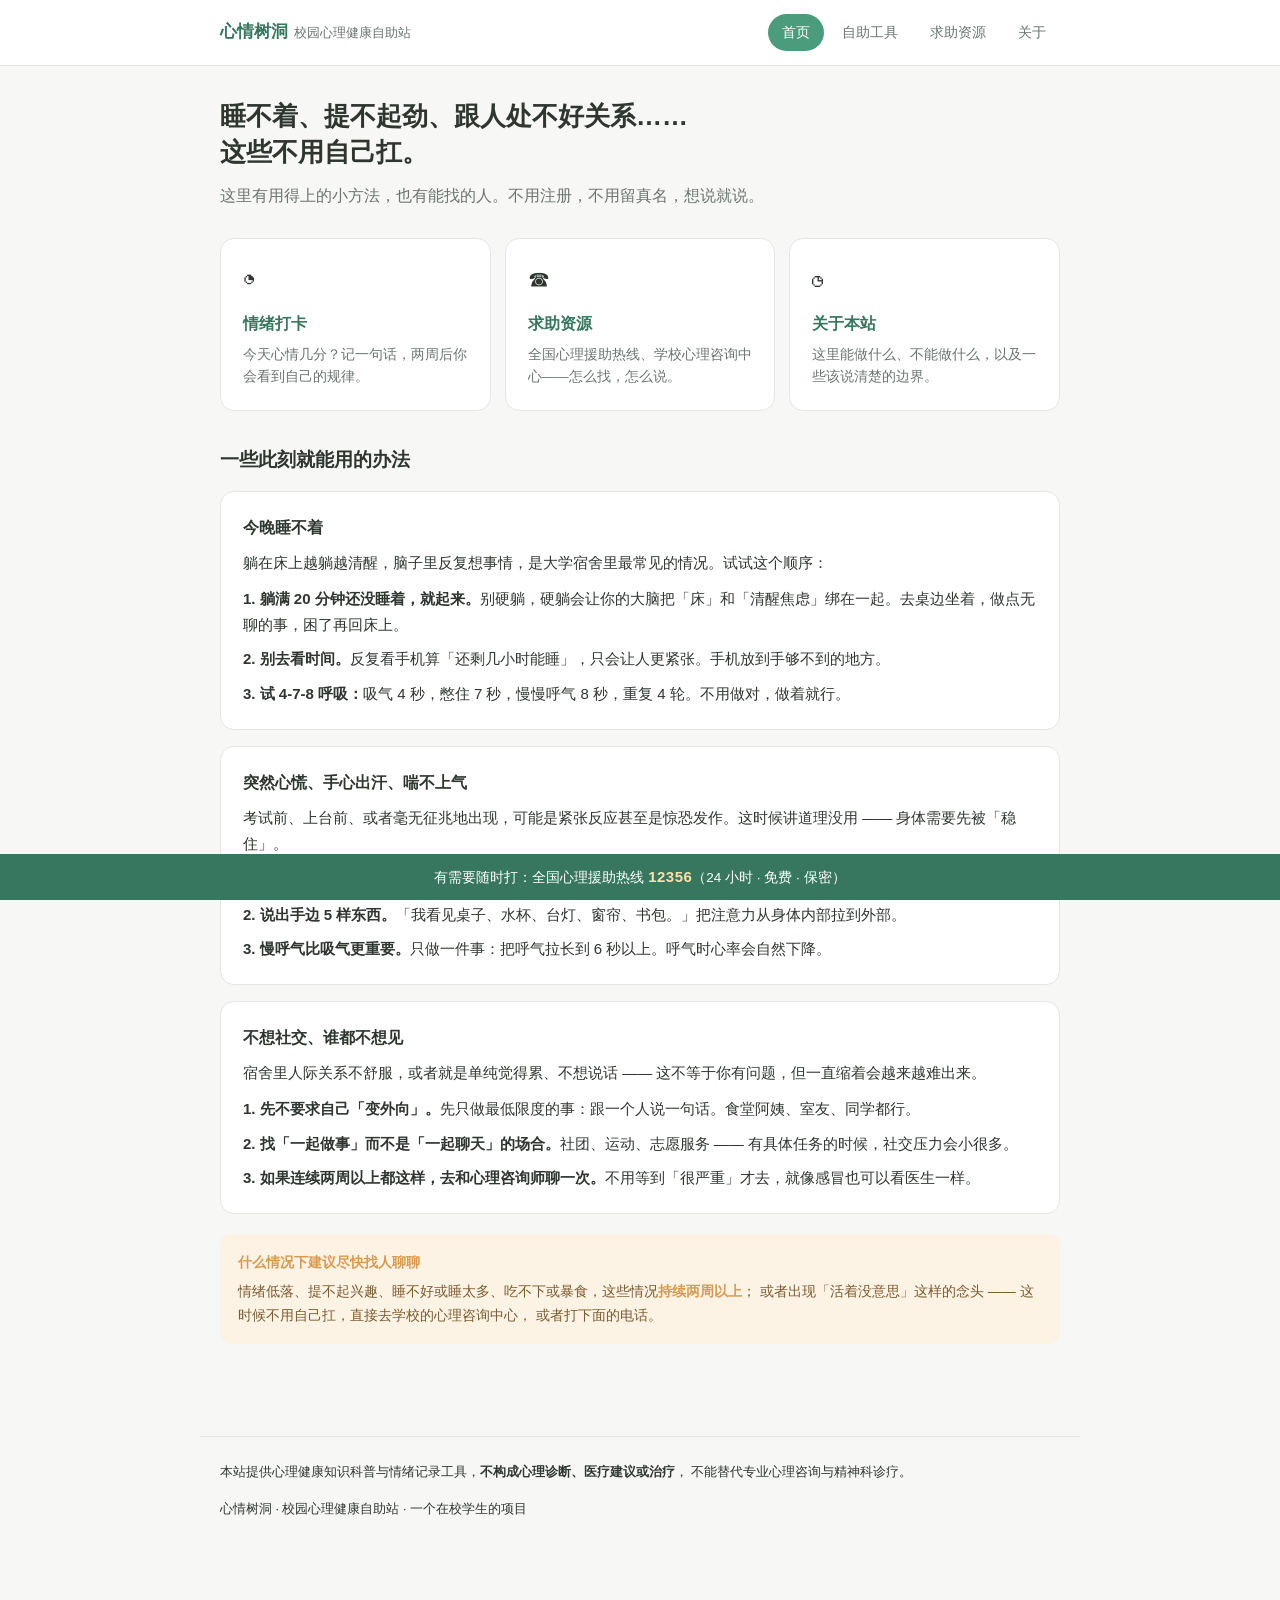
<file: index.html>
<!DOCTYPE html>
<html lang="zh-CN">
<head>
<meta charset="UTF-8">
<meta name="viewport" content="width=device-width, initial-scale=1.0">
<title>心情树洞 · 大学生心理健康自助站</title>
<meta name="description" content="睡不着、提不起劲、跟人处不好关系……这些不用自己扛。这里有用得上的小方法，也有能找的人。">
<link rel="stylesheet" href="css/style.css">
</head>
<body>

<header>
  <nav class="nav">
    <div class="logo">心情树洞<span>校园心理健康自助站</span></div>
    <div class="nav-links">
      <a href="index.html" class="active">首页</a>
      <a href="tool.html">自助工具</a>
      <a href="help.html">求助资源</a>
      <a href="about.html">关于</a>
    </div>
  </nav>
</header>

<main>

  <h1>睡不着、提不起劲、跟人处不好关系……<br>这些不用自己扛。</h1>
  <p class="lead">
    这里有用得上的小方法，也有能找的人。不用注册，不用留真名，想说就说。
  </p>

  <div class="entries">
    <a class="entry" href="tool.html">
      <div class="icon">◔</div>
      <div class="title">情绪打卡</div>
      <div class="desc">今天心情几分？记一句话，两周后你会看到自己的规律。</div>
    </a>
    <a class="entry" href="help.html">
      <div class="icon">☎</div>
      <div class="title">求助资源</div>
      <div class="desc">全国心理援助热线、学校心理咨询中心——怎么找，怎么说。</div>
    </a>
    <a class="entry" href="about.html">
      <div class="icon">◷</div>
      <div class="title">关于本站</div>
      <div class="desc">这里能做什么、不能做什么，以及一些该说清楚的边界。</div>
    </a>
  </div>

  <h2>一些此刻就能用的办法</h2>

  <div class="card">
    <h3>今晚睡不着</h3>
    <p style="margin-bottom:10px">
      躺在床上越躺越清醒，脑子里反复想事情，是大学宿舍里最常见的情况。试试这个顺序：
    </p>
    <p style="margin-bottom:8px"><strong>1. 躺满 20 分钟还没睡着，就起来。</strong>别硬躺，硬躺会让你的大脑把「床」和「清醒焦虑」绑在一起。去桌边坐着，做点无聊的事，困了再回床上。</p>
    <p style="margin-bottom:8px"><strong>2. 别去看时间。</strong>反复看手机算「还剩几小时能睡」，只会让人更紧张。手机放到手够不到的地方。</p>
    <p style="margin-bottom:0"><strong>3. 试 4-7-8 呼吸：</strong>吸气 4 秒，憋住 7 秒，慢慢呼气 8 秒，重复 4 轮。不用做对，做着就行。</p>
  </div>

  <div class="card">
    <h3>突然心慌、手心出汗、喘不上气</h3>
    <p style="margin-bottom:10px">
      考试前、上台前、或者毫无征兆地出现，可能是紧张反应甚至是惊恐发作。这时候讲道理没用 —— 身体需要先被「稳住」。
    </p>
    <p style="margin-bottom:8px"><strong>1. 脚踩地。</strong>把注意力放在脚底和地面的接触上，用力踩几下。让身体知道「我现在是站着的、是安全的」。</p>
    <p style="margin-bottom:8px"><strong>2. 说出手边 5 样东西。</strong>「我看见桌子、水杯、台灯、窗帘、书包。」把注意力从身体内部拉到外部。</p>
    <p style="margin-bottom:0"><strong>3. 慢呼气比吸气更重要。</strong>只做一件事：把呼气拉长到 6 秒以上。呼气时心率会自然下降。</p>
  </div>

  <div class="card">
    <h3>不想社交、谁都不想见</h3>
    <p style="margin-bottom:10px">
      宿舍里人际关系不舒服，或者就是单纯觉得累、不想说话 —— 这不等于你有问题，但一直缩着会越来越难出来。
    </p>
    <p style="margin-bottom:8px"><strong>1. 先不要求自己「变外向」。</strong>先只做最低限度的事：跟一个人说一句话。食堂阿姨、室友、同学都行。</p>
    <p style="margin-bottom:8px"><strong>2. 找「一起做事」而不是「一起聊天」的场合。</strong>社团、运动、志愿服务 —— 有具体任务的时候，社交压力会小很多。</p>
    <p style="margin-bottom:0"><strong>3. 如果连续两周以上都这样，去和心理咨询师聊一次。</strong>不用等到「很严重」才去，就像感冒也可以看医生一样。</p>
  </div>

  <div class="notice">
    <strong>什么情况下建议尽快找人聊聊</strong>
    情绪低落、提不起兴趣、睡不好或睡太多、吃不下或暴食，这些情况<strong style="display:inline">持续两周以上</strong>；
    或者出现「活着没意思」这样的念头 —— 这时候不用自己扛，直接去学校的心理咨询中心，
    或者打下面的电话。
  </div>

</main>

<footer>
  <p>
    本站提供心理健康知识科普与情绪记录工具，<strong>不构成心理诊断、医疗建议或治疗</strong>，
    不能替代专业心理咨询与精神科诊疗。
  </p>
  <p style="margin-top:6px">心情树洞 · 校园心理健康自助站 · 一个在校学生的项目</p>
</footer>

<div class="crisis-bar">
  有需要随时打：全国心理援助热线 <strong>12356</strong>（24 小时 · 免费 · 保密）
</div>

</body>
</html>
</file>
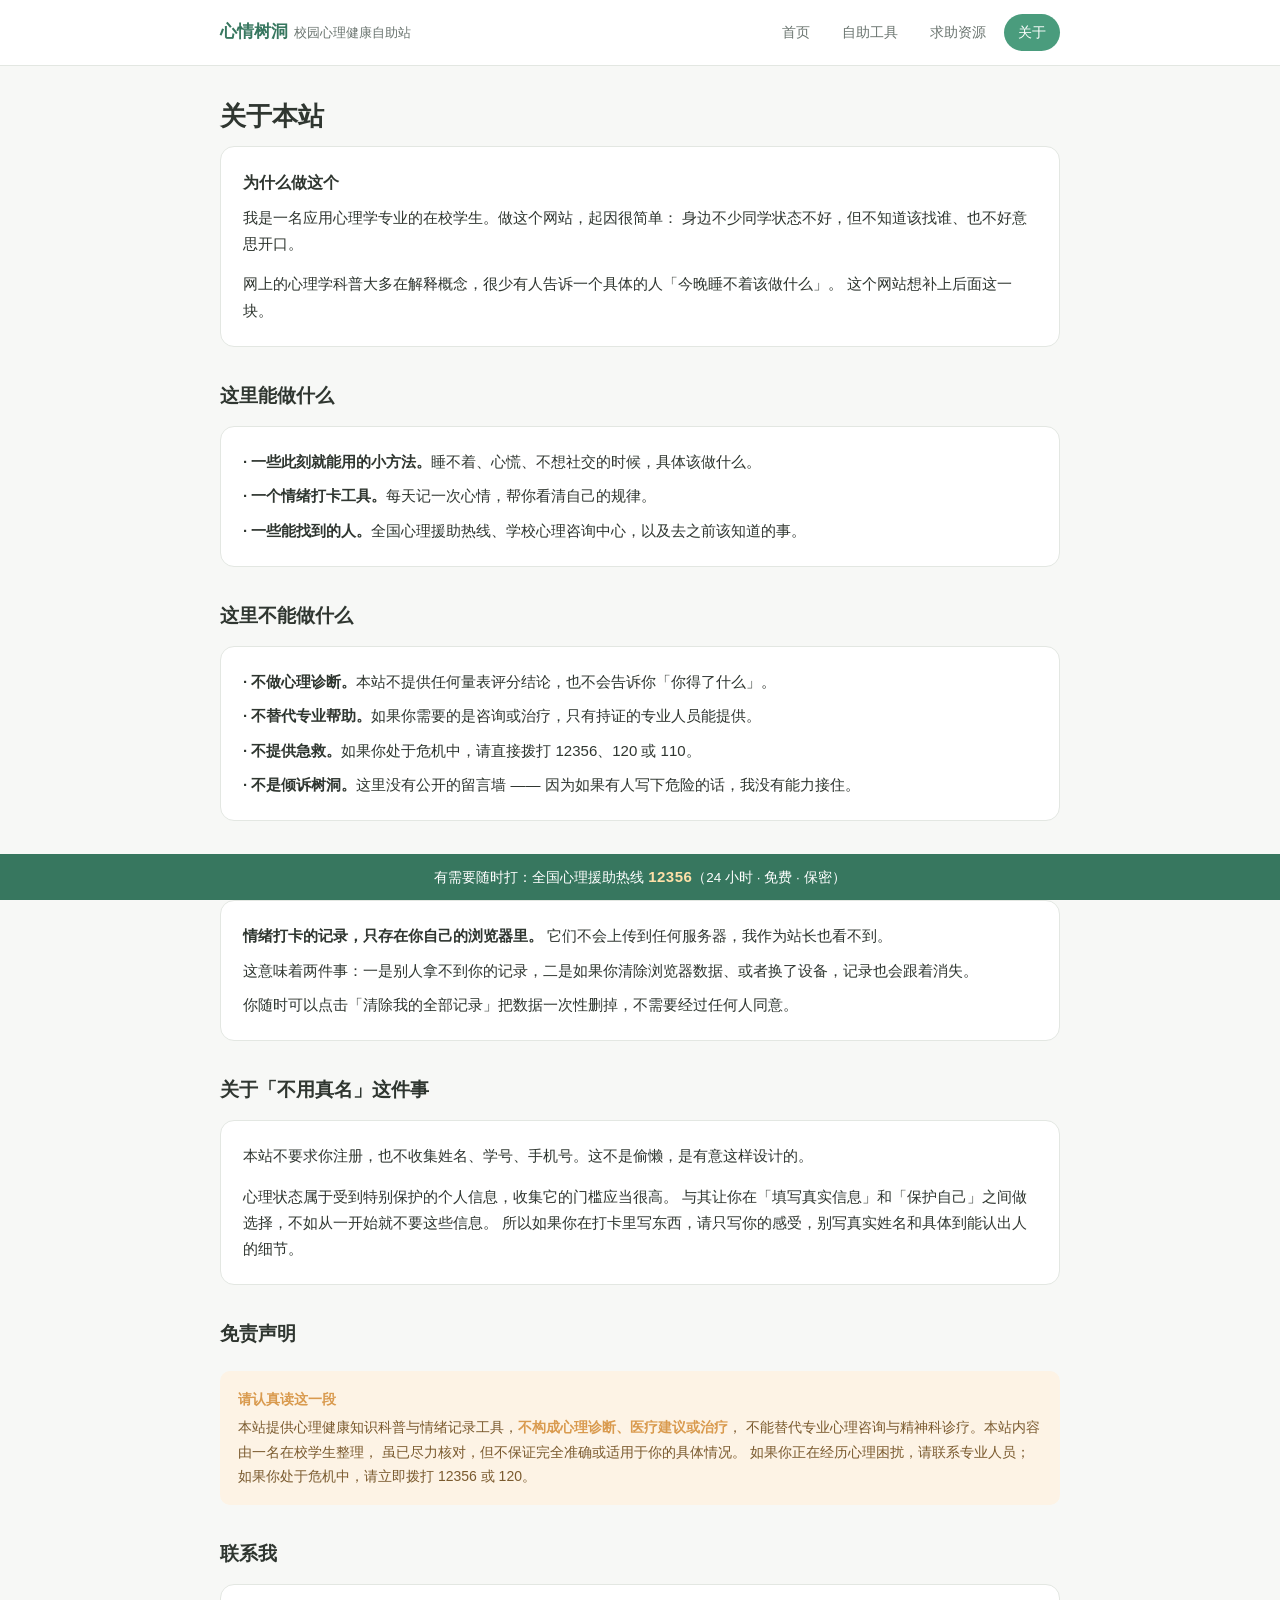
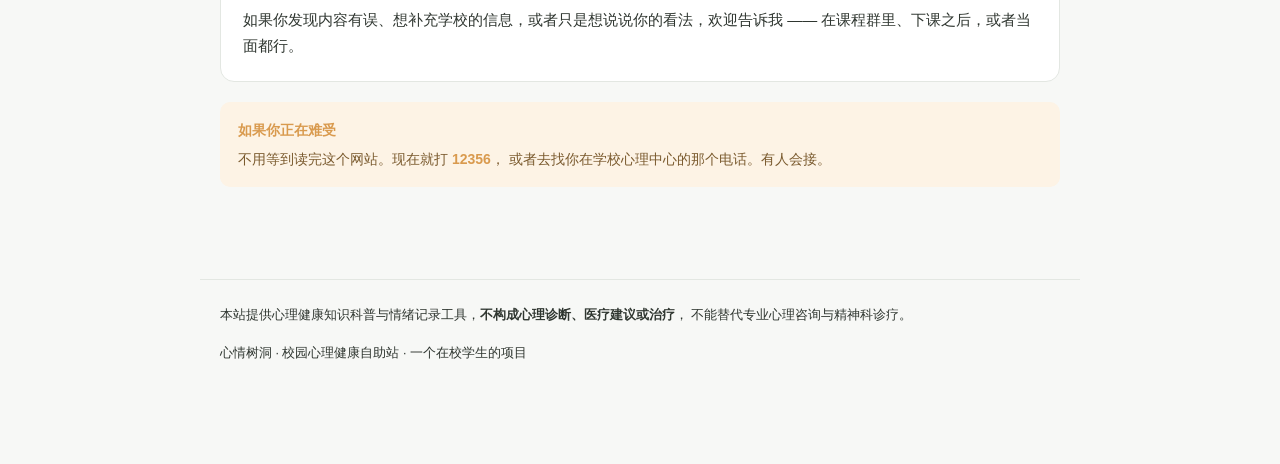
<file: about.html>
<!DOCTYPE html>
<html lang="zh-CN">
<head>
<meta charset="UTF-8">
<meta name="viewport" content="width=device-width, initial-scale=1.0">
<title>关于本站 · 心情树洞</title>
<link rel="stylesheet" href="css/style.css">
</head>
<body>

<header>
  <nav class="nav">
    <div class="logo">心情树洞<span>校园心理健康自助站</span></div>
    <div class="nav-links">
      <a href="index.html">首页</a>
      <a href="tool.html">自助工具</a>
      <a href="help.html">求助资源</a>
      <a href="about.html" class="active">关于</a>
    </div>
  </nav>
</header>

<main>

  <h1>关于本站</h1>

  <div class="card">
    <h3>为什么做这个</h3>
    <p>
      我是一名应用心理学专业的在校学生。做这个网站，起因很简单：
      身边不少同学状态不好，但不知道该找谁、也不好意思开口。
    </p>
    <p style="margin-bottom:0">
      网上的心理学科普大多在解释概念，很少有人告诉一个具体的人「今晚睡不着该做什么」。
      这个网站想补上后面这一块。
    </p>
  </div>

  <h2>这里能做什么</h2>

  <div class="card">
    <p style="margin-bottom:8px"><strong>· 一些此刻就能用的小方法。</strong>睡不着、心慌、不想社交的时候，具体该做什么。</p>
    <p style="margin-bottom:8px"><strong>· 一个情绪打卡工具。</strong>每天记一次心情，帮你看清自己的规律。</p>
    <p style="margin-bottom:0"><strong>· 一些能找到的人。</strong>全国心理援助热线、学校心理咨询中心，以及去之前该知道的事。</p>
  </div>

  <h2>这里不能做什么</h2>

  <div class="card">
    <p style="margin-bottom:8px"><strong>· 不做心理诊断。</strong>本站不提供任何量表评分结论，也不会告诉你「你得了什么」。</p>
    <p style="margin-bottom:8px"><strong>· 不替代专业帮助。</strong>如果你需要的是咨询或治疗，只有持证的专业人员能提供。</p>
    <p style="margin-bottom:8px"><strong>· 不提供急救。</strong>如果你处于危机中，请直接拨打 12356、120 或 110。</p>
    <p style="margin-bottom:0"><strong>· 不是倾诉树洞。</strong>这里没有公开的留言墙 —— 因为如果有人写下危险的话，我没有能力接住。</p>
  </div>

  <h2>你的数据在哪里</h2>

  <div class="card">
    <p style="margin-bottom:8px">
      <strong>情绪打卡的记录，只存在你自己的浏览器里。</strong>
      它们不会上传到任何服务器，我作为站长也看不到。
    </p>
    <p style="margin-bottom:8px">
      这意味着两件事：一是别人拿不到你的记录，二是如果你清除浏览器数据、或者换了设备，记录也会跟着消失。
    </p>
    <p style="margin-bottom:0">
      你随时可以点击「清除我的全部记录」把数据一次性删掉，不需要经过任何人同意。
    </p>
  </div>

  <h2>关于「不用真名」这件事</h2>

  <div class="card">
    <p>
      本站不要求你注册，也不收集姓名、学号、手机号。这不是偷懒，是有意这样设计的。
    </p>
    <p style="margin-bottom:0">
      心理状态属于受到特别保护的个人信息，收集它的门槛应当很高。
      与其让你在「填写真实信息」和「保护自己」之间做选择，不如从一开始就不要这些信息。
      所以如果你在打卡里写东西，请只写你的感受，别写真实姓名和具体到能认出人的细节。
    </p>
  </div>

  <h2>免责声明</h2>

  <div class="notice">
    <strong>请认真读这一段</strong>
    本站提供心理健康知识科普与情绪记录工具，<strong style="display:inline">不构成心理诊断、医疗建议或治疗</strong>，
    不能替代专业心理咨询与精神科诊疗。本站内容由一名在校学生整理，
    虽已尽力核对，但不保证完全准确或适用于你的具体情况。
    如果你正在经历心理困扰，请联系专业人员；如果你处于危机中，请立即拨打 12356 或 120。
  </div>

  <h2>联系我</h2>

  <div class="card">
    <p style="margin-bottom:0">
      如果你发现内容有误、想补充学校的信息，或者只是想说说你的看法，欢迎告诉我 ——
      在课程群里、下课之后，或者当面都行。
    </p>
  </div>

  <div class="notice">
    <strong>如果你正在难受</strong>
    不用等到读完这个网站。现在就打 <strong style="display:inline">12356</strong>，
    或者去找你在学校心理中心的那个电话。有人会接。
  </div>

</main>

<footer>
  <p>
    本站提供心理健康知识科普与情绪记录工具，<strong>不构成心理诊断、医疗建议或治疗</strong>，
    不能替代专业心理咨询与精神科诊疗。
  </p>
  <p style="margin-top:6px">心情树洞 · 校园心理健康自助站 · 一个在校学生的项目</p>
</footer>

<div class="crisis-bar">
  有需要随时打：全国心理援助热线 <strong>12356</strong>（24 小时 · 免费 · 保密）
</div>

</body>
</html>
</file>
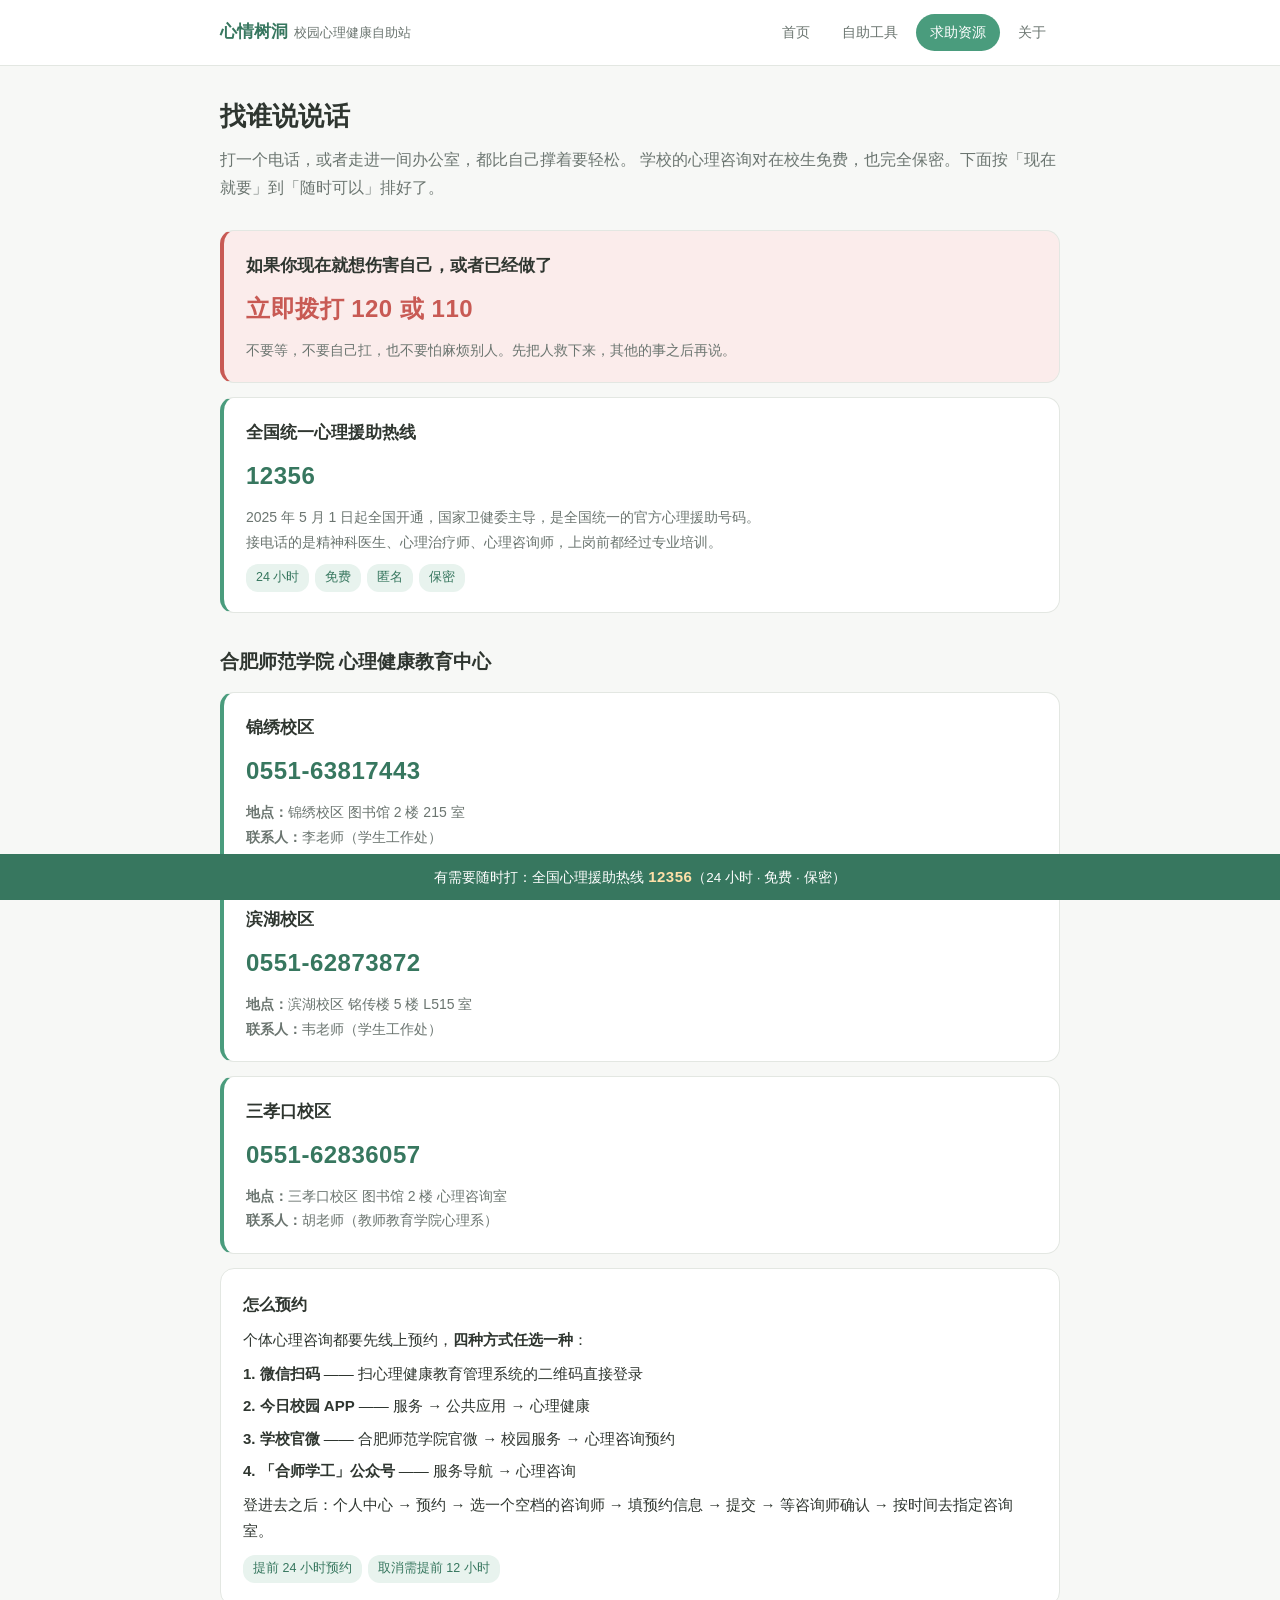
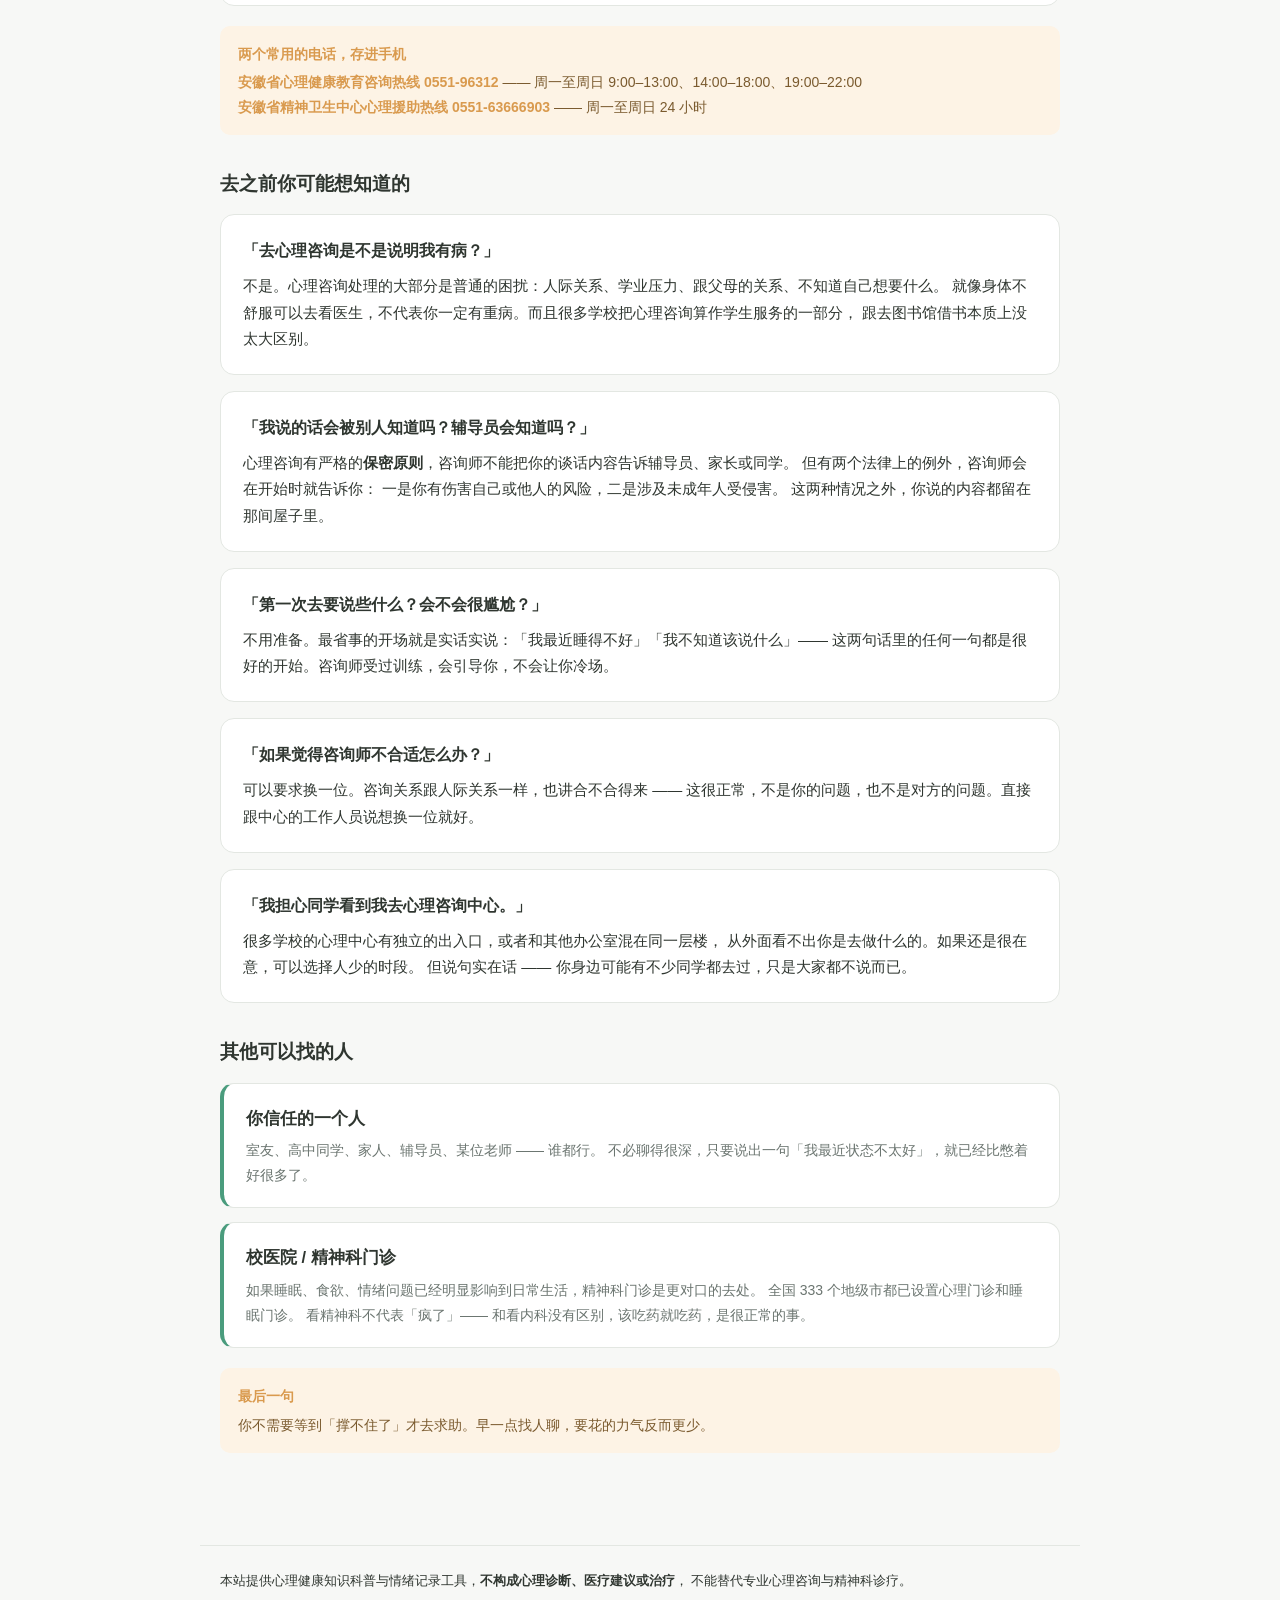
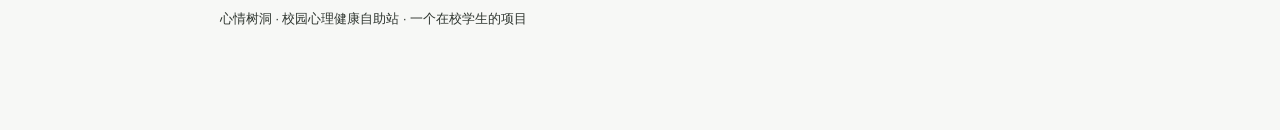
<file: help.html>
<!DOCTYPE html>
<html lang="zh-CN">
<head>
<meta charset="UTF-8">
<meta name="viewport" content="width=device-width, initial-scale=1.0">
<title>求助资源 · 心情树洞</title>
<link rel="stylesheet" href="css/style.css">
</head>
<body>

<header>
  <nav class="nav">
    <div class="logo">心情树洞<span>校园心理健康自助站</span></div>
    <div class="nav-links">
      <a href="index.html">首页</a>
      <a href="tool.html">自助工具</a>
      <a href="help.html" class="active">求助资源</a>
      <a href="about.html">关于</a>
    </div>
  </nav>
</header>

<main>

  <h1>找谁说说话</h1>
  <p class="lead">
    打一个电话，或者走进一间办公室，都比自己撑着要轻松。
    学校的心理咨询对在校生免费，也完全保密。下面按「现在就要」到「随时可以」排好了。
  </p>

  <!-- ========== 紧急情况 ========== -->
  <div class="resource urgent">
    <h3>如果你现在就想伤害自己，或者已经做了</h3>
    <span class="phone">立即拨打 120 或 110</span>
    <div class="meta">
      不要等，不要自己扛，也不要怕麻烦别人。先把人救下来，其他的事之后再说。
    </div>
  </div>

  <!-- ========== 全国热线 ========== -->
  <div class="resource">
    <h3>全国统一心理援助热线</h3>
    <span class="phone">12356</span>
    <div class="meta">
      2025 年 5 月 1 日起全国开通，国家卫健委主导，是全国统一的官方心理援助号码。<br>
      接电话的是精神科医生、心理治疗师、心理咨询师，上岗前都经过专业培训。
    </div>
    <div class="tags">
      <span class="tag">24 小时</span>
      <span class="tag">免费</span>
      <span class="tag">匿名</span>
      <span class="tag">保密</span>
    </div>
  </div>

  <!-- ========== 合肥师范学院 心理健康教育中心 ========== -->
  <h2>合肥师范学院 心理健康教育中心</h2>

  <div class="resource">
    <h3>锦绣校区</h3>
    <span class="phone">0551-63817443</span>
    <div class="meta">
      <strong>地点：</strong>锦绣校区 图书馆 2 楼 215 室<br>
      <strong>联系人：</strong>李老师（学生工作处）
    </div>
  </div>

  <div class="resource">
    <h3>滨湖校区</h3>
    <span class="phone">0551-62873872</span>
    <div class="meta">
      <strong>地点：</strong>滨湖校区 铭传楼 5 楼 L515 室<br>
      <strong>联系人：</strong>韦老师（学生工作处）
    </div>
  </div>

  <div class="resource">
    <h3>三孝口校区</h3>
    <span class="phone">0551-62836057</span>
    <div class="meta">
      <strong>地点：</strong>三孝口校区 图书馆 2 楼 心理咨询室<br>
      <strong>联系人：</strong>胡老师（教师教育学院心理系）
    </div>
  </div>

  <div class="card">
    <h3>怎么预约</h3>
    <p style="margin-bottom:8px">
      个体心理咨询都要先线上预约，<strong>四种方式任选一种</strong>：
    </p>
    <p style="margin-bottom:6px"><strong>1. 微信扫码</strong> —— 扫心理健康教育管理系统的二维码直接登录</p>
    <p style="margin-bottom:6px"><strong>2. 今日校园 APP</strong> —— 服务 → 公共应用 → 心理健康</p>
    <p style="margin-bottom:6px"><strong>3. 学校官微</strong> —— 合肥师范学院官微 → 校园服务 → 心理咨询预约</p>
    <p style="margin-bottom:8px"><strong>4. 「合师学工」公众号</strong> —— 服务导航 → 心理咨询</p>
    <p style="margin-bottom:0">
      登进去之后：个人中心 → 预约 → 选一个空档的咨询师 → 填预约信息 → 提交 →
      等咨询师确认 → 按时间去指定咨询室。
    </p>
    <div class="tags">
      <span class="tag">提前 24 小时预约</span>
      <span class="tag">取消需提前 12 小时</span>
    </div>
  </div>

  <div class="notice">
    <strong>两个常用的电话，存进手机</strong>
    <strong style="display:inline">安徽省心理健康教育咨询热线 0551-96312</strong> ——
    周一至周日 9:00–13:00、14:00–18:00、19:00–22:00<br>
    <strong style="display:inline">安徽省精神卫生中心心理援助热线 0551-63666903</strong> ——
    周一至周日 24 小时
  </div>

  <h2>去之前你可能想知道的</h2>

  <div class="card">
    <h3>「去心理咨询是不是说明我有病？」</h3>
    <p style="margin-bottom:0">
      不是。心理咨询处理的大部分是普通的困扰：人际关系、学业压力、跟父母的关系、不知道自己想要什么。
      就像身体不舒服可以去看医生，不代表你一定有重病。而且很多学校把心理咨询算作学生服务的一部分，
      跟去图书馆借书本质上没太大区别。
    </p>
  </div>

  <div class="card">
    <h3>「我说的话会被别人知道吗？辅导员会知道吗？」</h3>
    <p style="margin-bottom:0">
      心理咨询有严格的<strong>保密原则</strong>，咨询师不能把你的谈话内容告诉辅导员、家长或同学。
      但有两个法律上的例外，咨询师会在开始时就告诉你：
      一是你有伤害自己或他人的风险，二是涉及未成年人受侵害。
      这两种情况之外，你说的内容都留在那间屋子里。
    </p>
  </div>

  <div class="card">
    <h3>「第一次去要说些什么？会不会很尴尬？」</h3>
    <p style="margin-bottom:0">
      不用准备。最省事的开场就是实话实说：「我最近睡得不好」「我不知道该说什么」——
      这两句话里的任何一句都是很好的开始。咨询师受过训练，会引导你，不会让你冷场。
    </p>
  </div>

  <div class="card">
    <h3>「如果觉得咨询师不合适怎么办？」</h3>
    <p style="margin-bottom:0">
      可以要求换一位。咨询关系跟人际关系一样，也讲合不合得来 ——
      这很正常，不是你的问题，也不是对方的问题。直接跟中心的工作人员说想换一位就好。
    </p>
  </div>

  <div class="card">
    <h3>「我担心同学看到我去心理咨询中心。」</h3>
    <p style="margin-bottom:0">
      很多学校的心理中心有独立的出入口，或者和其他办公室混在同一层楼，
      从外面看不出你是去做什么的。如果还是很在意，可以选择人少的时段。
      但说句实在话 —— 你身边可能有不少同学都去过，只是大家都不说而已。
    </p>
  </div>

  <h2>其他可以找的人</h2>

  <div class="resource">
    <h3>你信任的一个人</h3>
    <div class="meta">
      室友、高中同学、家人、辅导员、某位老师 —— 谁都行。
      不必聊得很深，只要说出一句「我最近状态不太好」，就已经比憋着好很多了。
    </div>
  </div>

  <div class="resource">
    <h3>校医院 / 精神科门诊</h3>
    <div class="meta">
      如果睡眠、食欲、情绪问题已经明显影响到日常生活，精神科门诊是更对口的去处。
      全国 333 个地级市都已设置心理门诊和睡眠门诊。
      看精神科不代表「疯了」—— 和看内科没有区别，该吃药就吃药，是很正常的事。
    </div>
  </div>

  <div class="notice">
    <strong>最后一句</strong>
    你不需要等到「撑不住了」才去求助。早一点找人聊，要花的力气反而更少。
  </div>

</main>

<footer>
  <p>
    本站提供心理健康知识科普与情绪记录工具，<strong>不构成心理诊断、医疗建议或治疗</strong>，
    不能替代专业心理咨询与精神科诊疗。
  </p>
  <p style="margin-top:6px">心情树洞 · 校园心理健康自助站 · 一个在校学生的项目</p>
</footer>

<div class="crisis-bar">
  有需要随时打：全国心理援助热线 <strong>12356</strong>（24 小时 · 免费 · 保密）
</div>

</body>
</html>
</file>
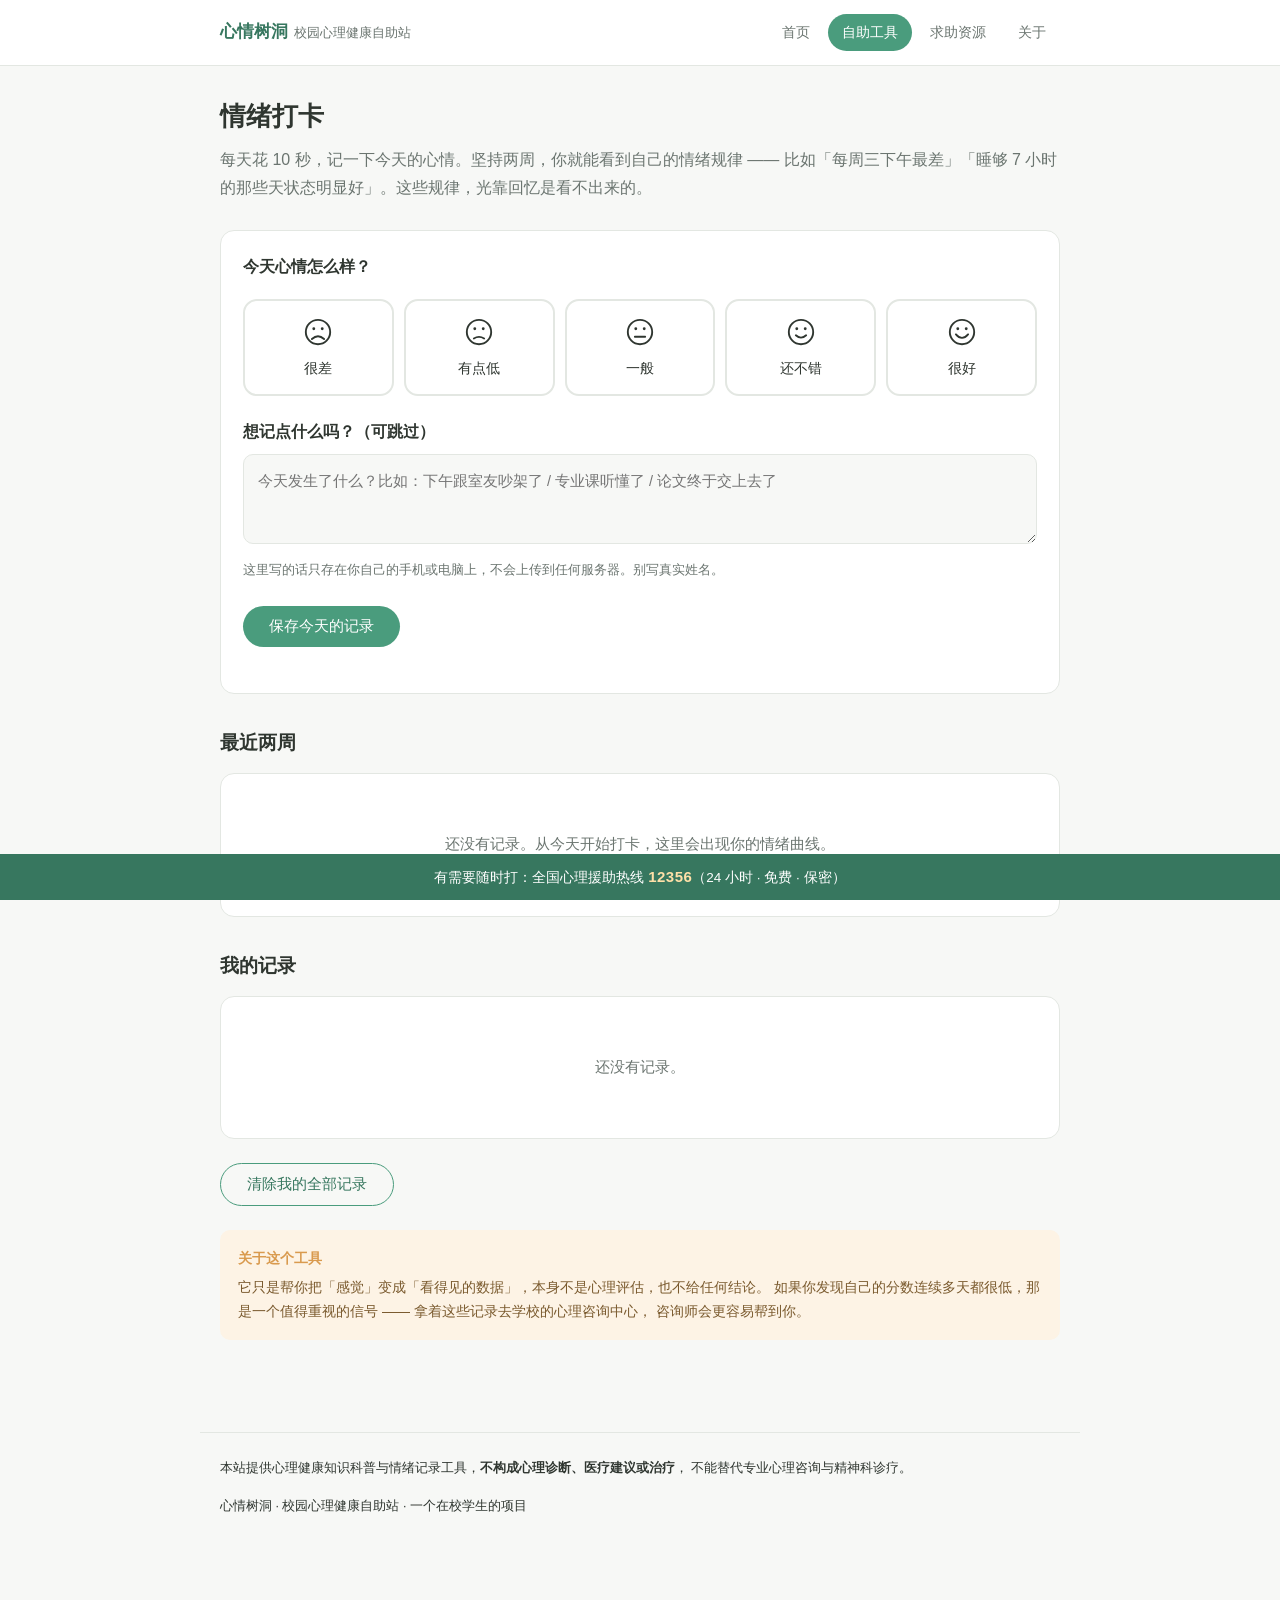
<file: tool.html>
<!DOCTYPE html>
<html lang="zh-CN">
<head>
<meta charset="UTF-8">
<meta name="viewport" content="width=device-width, initial-scale=1.0">
<title>情绪打卡 · 心情树洞</title>
<link rel="stylesheet" href="css/style.css">
</head>
<body>

<header>
  <nav class="nav">
    <div class="logo">心情树洞<span>校园心理健康自助站</span></div>
    <div class="nav-links">
      <a href="index.html">首页</a>
      <a href="tool.html" class="active">自助工具</a>
      <a href="help.html">求助资源</a>
      <a href="about.html">关于</a>
    </div>
  </nav>
</header>

<main>

  <h1>情绪打卡</h1>
  <p class="lead">
    每天花 10 秒，记一下今天的心情。坚持两周，你就能看到自己的情绪规律 ——
    比如「每周三下午最差」「睡够 7 小时的那些天状态明显好」。这些规律，光靠回忆是看不出来的。
  </p>

  <!-- ========== 打卡区 ========== -->
  <div class="card">
    <h3>今天心情怎么样？</h3>
    <div class="mood-picker" id="moodPicker">
      <button class="mood-option" data-score="1">
        <span class="face">◞</span>很差
      </button>
      <button class="mood-option" data-score="2">
        <span class="face">◟</span>有点低
      </button>
      <button class="mood-option" data-score="3">
        <span class="face">◡</span>一般
      </button>
      <button class="mood-option" data-score="4">
        <span class="face">◠</span>还不错
      </button>
      <button class="mood-option" data-score="5">
        <span class="face">◕</span>很好
      </button>
    </div>

    <h3>想记点什么吗？（可跳过）</h3>
    <textarea id="noteInput" maxlength="200"
      placeholder="今天发生了什么？比如：下午跟室友吵架了 / 专业课听懂了 / 论文终于交上去了"></textarea>
    <p style="font-size:12.5px;color:var(--text-light);margin-top:8px">
      这里写的话只存在你自己的手机或电脑上，不会上传到任何服务器。别写真实姓名。
    </p>

    <div class="btn-row">
      <button class="btn" id="saveBtn">保存今天的记录</button>
    </div>
    <p id="saveMsg" style="font-size:14px;color:var(--green-dark);display:none;margin:0"></p>
  </div>

  <!-- ========== 趋势图 ========== -->
  <h2>最近两周</h2>
  <div class="card">
    <div id="chartArea">
      <div class="empty">还没有记录。从今天开始打卡，这里会出现你的情绪曲线。</div>
    </div>
  </div>

  <!-- ========== 规律提示 ========== -->
  <div id="insightArea"></div>

  <!-- ========== 历史记录 ========== -->
  <h2>我的记录</h2>
  <div class="card" id="listArea">
    <div class="empty">还没有记录。</div>
  </div>

  <div class="btn-row">
    <button class="btn btn-outline" id="clearBtn">清除我的全部记录</button>
  </div>

  <div class="notice">
    <strong>关于这个工具</strong>
    它只是帮你把「感觉」变成「看得见的数据」，本身不是心理评估，也不给任何结论。
    如果你发现自己的分数连续多天都很低，那是一个值得重视的信号 —— 拿着这些记录去学校的心理咨询中心，
    咨询师会更容易帮到你。
  </div>

</main>

<footer>
  <p>
    本站提供心理健康知识科普与情绪记录工具，<strong>不构成心理诊断、医疗建议或治疗</strong>，
    不能替代专业心理咨询与精神科诊疗。
  </p>
  <p style="margin-top:6px">心情树洞 · 校园心理健康自助站 · 一个在校学生的项目</p>
</footer>

<div class="crisis-bar">
  有需要随时打：全国心理援助热线 <strong>12356</strong>（24 小时 · 免费 · 保密）
</div>

<script src="js/tool.js"></script>
</body>
</html>
</file>
<file: css/style.css>
/* ========================================
   心情树洞 · 全局样式
   大一新生友好版：所有样式集中在这一个文件里
   ======================================== */

/* ---------- 1. 颜色变量 ----------
   想换配色，只改这里的值就行，全站会跟着变 */
:root {
  --bg: #f7f8f6;              /* 页面底色 */
  --card: #ffffff;            /* 卡片白底 */
  --text: #2f3630;            /* 正文颜色 */
  --text-light: #6b7570;      /* 次要文字 */
  --border: #e3e7e2;          /* 分割线 */

  --green: #4a9c7d;           /* 主色：安定的绿 */
  --green-light: #e8f3ee;
  --green-dark: #37775f;

  --amber: #d99a4e;           /* 提醒色 */
  --amber-light: #fdf3e5;

  --red: #c85a54;             /* 危机色 */
  --red-light: #fbeceb;

  --radius: 14px;             /* 圆角 */
}

/* ---------- 2. 基础重置 ---------- */
* {
  margin: 0;
  padding: 0;
  box-sizing: border-box;
}

body {
  font-family: -apple-system, BlinkMacSystemFont, "PingFang SC",
               "Microsoft YaHei", "Helvetica Neue", sans-serif;
  background: var(--bg);
  color: var(--text);
  line-height: 1.75;
  font-size: 15px;
  padding-bottom: 60px;      /* 给底部固定条留位置 */
}

a {
  color: var(--green-dark);
  text-decoration: none;
}

a:hover {
  text-decoration: underline;
}

/* ---------- 3. 顶栏导航 ---------- */
header {
  background: var(--card);
  border-bottom: 1px solid var(--border);
  position: sticky;
  top: 0;
  z-index: 100;
}

.nav {
  max-width: 880px;
  margin: 0 auto;
  padding: 14px 20px;
  display: flex;
  align-items: center;
  justify-content: space-between;
  flex-wrap: wrap;
  gap: 10px;
}

.logo {
  font-size: 17px;
  font-weight: 600;
  color: var(--green-dark);
}

.logo span {
  font-weight: 400;
  font-size: 13px;
  color: var(--text-light);
  margin-left: 6px;
}

.nav-links {
  display: flex;
  gap: 4px;
  flex-wrap: wrap;
}

.nav-links a {
  padding: 6px 14px;
  border-radius: 20px;
  font-size: 14px;
  color: var(--text-light);
  transition: all 0.2s;
}

.nav-links a:hover {
  background: var(--green-light);
  color: var(--green-dark);
  text-decoration: none;
}

/* 当前所在页面高亮 */
.nav-links a.active {
  background: var(--green);
  color: #fff;
}

/* ---------- 4. 内容容器 ---------- */
main {
  max-width: 880px;
  margin: 0 auto;
  padding: 32px 20px;
}

h1 {
  font-size: 26px;
  font-weight: 600;
  line-height: 1.4;
  margin-bottom: 12px;
}

h2 {
  font-size: 19px;
  font-weight: 600;
  margin: 32px 0 14px;
}

h3 {
  font-size: 16px;
  font-weight: 600;
  margin: 20px 0 8px;
}

p {
  margin-bottom: 14px;
  color: var(--text);
}

.lead {
  font-size: 16px;
  color: var(--text-light);
  margin-bottom: 28px;
}

/* ---------- 5. 卡片 ---------- */
.card {
  background: var(--card);
  border: 1px solid var(--border);
  border-radius: var(--radius);
  padding: 22px;
  margin-bottom: 16px;
}

.card h3 {
  margin-top: 0;
}

.card p:last-child {
  margin-bottom: 0;
}

/* ---------- 6. 按钮 ---------- */
.btn {
  display: inline-block;
  background: var(--green);
  color: #fff;
  padding: 11px 26px;
  border-radius: 24px;
  border: none;
  font-size: 15px;
  font-family: inherit;
  cursor: pointer;
  transition: background 0.2s;
}

.btn:hover {
  background: var(--green-dark);
  text-decoration: none;
}

.btn-outline {
  background: transparent;
  color: var(--green-dark);
  border: 1.5px solid var(--green);
}

.btn-outline:hover {
  background: var(--green-light);
}

.btn-row {
  display: flex;
  gap: 12px;
  flex-wrap: wrap;
  margin: 24px 0;
}

/* ---------- 7. 首页三个入口 ---------- */
.entries {
  display: grid;
  grid-template-columns: repeat(auto-fit, minmax(230px, 1fr));
  gap: 14px;
  margin-top: 24px;
}

.entry {
  display: block;
  background: var(--card);
  border: 1px solid var(--border);
  border-radius: var(--radius);
  padding: 22px;
  transition: all 0.2s;
  color: var(--text);
}

.entry:hover {
  border-color: var(--green);
  text-decoration: none;
  transform: translateY(-2px);
}

.entry .icon {
  font-size: 22px;
  margin-bottom: 10px;
}

.entry .title {
  font-size: 16px;
  font-weight: 600;
  margin-bottom: 6px;
  color: var(--green-dark);
}

.entry .desc {
  font-size: 13.5px;
  color: var(--text-light);
  line-height: 1.65;
}

/* ---------- 8. 情绪打卡 ---------- */
.mood-picker {
  display: flex;
  gap: 10px;
  flex-wrap: wrap;
  margin: 18px 0 22px;
}

.mood-option {
  flex: 1;
  min-width: 88px;
  background: var(--card);
  border: 2px solid var(--border);
  border-radius: var(--radius);
  padding: 16px 8px;
  text-align: center;
  cursor: pointer;
  transition: all 0.18s;
  font-family: inherit;
  font-size: 14px;
  color: var(--text);
}

.mood-option:hover {
  border-color: var(--green);
}

.mood-option.selected {
  border-color: var(--green);
  background: var(--green-light);
  color: var(--green-dark);
  font-weight: 600;
}

.mood-option .face {
  font-size: 26px;
  display: block;
  margin-bottom: 6px;
}

textarea {
  width: 100%;
  min-height: 90px;
  padding: 14px;
  border: 1px solid var(--border);
  border-radius: 10px;
  font-family: inherit;
  font-size: 14.5px;
  line-height: 1.7;
  resize: vertical;
  color: var(--text);
  background: var(--bg);
}

textarea:focus {
  outline: none;
  border-color: var(--green);
  background: var(--card);
}

/* 情绪趋势图 */
.chart {
  display: flex;
  align-items: flex-end;
  gap: 6px;
  height: 130px;
  padding: 16px 4px 0;
  border-bottom: 1px solid var(--border);
  margin-bottom: 8px;
}

.bar-wrap {
  flex: 1;
  display: flex;
  flex-direction: column;
  align-items: center;
  justify-content: flex-end;
  height: 100%;
}

.bar {
  width: 100%;
  max-width: 34px;
  border-radius: 5px 5px 0 0;
  background: var(--green);
  min-height: 4px;
  transition: height 0.4s;
}

.bar-label {
  font-size: 10.5px;
  color: var(--text-light);
  margin-top: 6px;
  white-space: nowrap;
}

/* 打卡记录列表 */
.record {
  display: flex;
  align-items: flex-start;
  gap: 14px;
  padding: 14px 0;
  border-bottom: 1px solid var(--border);
}

.record:last-child {
  border-bottom: none;
}

.record .face {
  font-size: 22px;
  flex-shrink: 0;
}

.record .date {
  font-size: 12.5px;
  color: var(--text-light);
  margin-bottom: 3px;
}

.record .note {
  font-size: 14.5px;
}

.empty {
  text-align: center;
  padding: 36px 20px;
  color: var(--text-light);
  font-size: 14.5px;
}

/* ---------- 9. 求助资源 ---------- */
.resource {
  background: var(--card);
  border: 1px solid var(--border);
  border-left: 4px solid var(--green);
  border-radius: var(--radius);
  padding: 20px 22px;
  margin-bottom: 14px;
}

.resource.urgent {
  border-left-color: var(--red);
  background: var(--red-light);
}

.resource h3 {
  margin: 0 0 6px;
  font-size: 16.5px;
}

.resource .phone {
  font-size: 24px;
  font-weight: 600;
  color: var(--green-dark);
  letter-spacing: 0.5px;
  margin: 8px 0;
  display: block;
}

.resource.urgent .phone {
  color: var(--red);
}

.resource .meta {
  font-size: 14px;
  color: var(--text-light);
  line-height: 1.75;
}

/* 标签 */
.tags {
  display: flex;
  gap: 6px;
  flex-wrap: wrap;
  margin-top: 10px;
}

.tag {
  font-size: 12.5px;
  padding: 3px 10px;
  border-radius: 12px;
  background: var(--green-light);
  color: var(--green-dark);
}

.tag.warn {
  background: var(--amber-light);
  color: var(--amber);
}

/* ---------- 10. 提示框 ---------- */
.notice {
  background: var(--amber-light);
  border-radius: 10px;
  padding: 16px 18px;
  font-size: 14px;
  line-height: 1.75;
  margin: 20px 0;
  color: #7a5a2e;
}

.notice strong {
  display: block;
  margin-bottom: 4px;
  color: var(--amber);
}

/* ---------- 11. 页脚 ---------- */
footer {
  max-width: 880px;
  margin: 40px auto 0;
  padding: 24px 20px;
  border-top: 1px solid var(--border);
  font-size: 12.5px;
  color: var(--text-light);
  line-height: 1.9;
}

/* ---------- 12. 底部固定的危机资源条 ---------- */
.crisis-bar {
  position: fixed;
  bottom: 0;
  left: 0;
  right: 0;
  background: var(--green-dark);
  color: #fff;
  padding: 10px 20px;
  font-size: 13.5px;
  text-align: center;
  z-index: 200;
}

.crisis-bar strong {
  color: #ffe0a8;
  font-size: 15px;
  letter-spacing: 0.5px;
}

/* ---------- 13. 手机适配 ---------- */
@media (max-width: 600px) {
  h1 { font-size: 22px; }
  main { padding: 24px 16px; }
  .mood-option { min-width: 62px; padding: 12px 4px; font-size: 12.5px; }
  .mood-option .face { font-size: 22px; }
  .resource .phone { font-size: 21px; }
  .crisis-bar { font-size: 12.5px; padding: 8px 14px; }
  .chart { height: 110px; }
}
</file>
